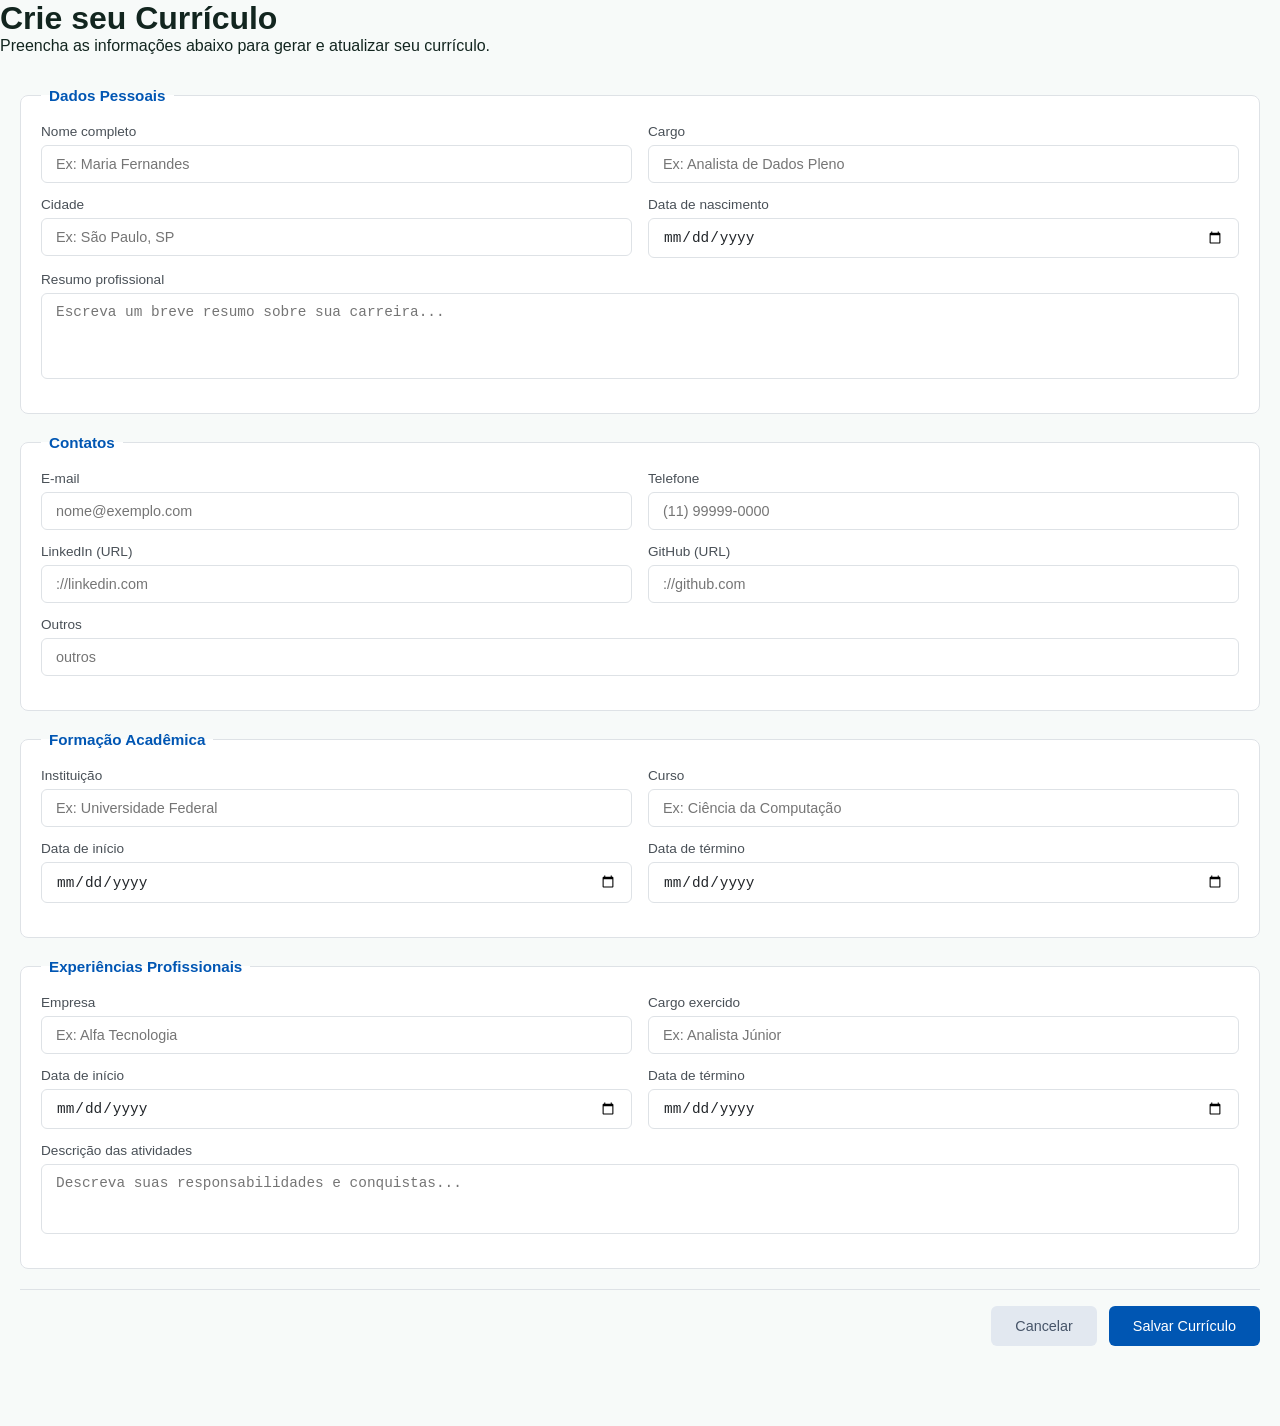
<file: index.html>
<!DOCTYPE html>
<html lang="pt-br">

<head>
    <meta charset="UTF-8">
    <meta name="viewport" content="width=device-width, initial-scale=1.0">
    <title>Formulário - Curriculo</title>
    <link rel="stylesheet" href="https://cdn.jsdelivr.net/npm/bootstrap-icons@1.11.3/font/bootstrap-icons.min.css">
    <link rel="stylesheet" href="css/global.css">
    <link rel="stylesheet" href="css/formulario.css">
</head>

<body>
    <header>
        <h1>Crie seu Currículo</h1>
        <p>Preencha as informações abaixo para gerar e atualizar seu currículo.</p>
    </header>
    <main>
        <form method="POST" action="curriculo.php" id="formCurriculo">

            <fieldset class="form-section">
                <legend>Dados Pessoais</legend>
                <div class="grid-2-col">
                    <div class="form-group">
                        <label for="nome">Nome completo</label>
                        <input type="text" id="nome" name="nome" placeholder="Ex: Maria Fernandes">
                    </div>
                    <div class="form-group">
                        <label for="cargo_pessoal">Cargo</label>
                        <input type="text" id="cargo_pessoal" name="cargo_pessoal"
                            placeholder="Ex: Analista de Dados Pleno">
                    </div>
                </div>
                <div class="grid-2-col">
                    <div class="form-group">
                        <label for="cidade">Cidade</label>
                        <input type="text" id="cidade" name="cidade" placeholder="Ex: São Paulo, SP">
                    </div>
                    <div class="form-group">
                        <label for="data_nascimento">Data de nascimento</label>
                        <input type="date" id="data_nascimento" name="data_nascimento">
                    </div>
                </div>
                <div class="form-group">
                    <label for="resumo">Resumo profissional</label>
                    <textarea id="resumo" name="resumo" rows="4"
                        placeholder="Escreva um breve resumo sobre sua carreira..."></textarea>
                </div>
            </fieldset>

            <fieldset class="form-section">
                <legend>Contatos</legend>
                <div class="grid-2-col">
                    <div class="form-group">
                        <label for="email">E-mail</label>
                        <input type="email" id="email" name="email" placeholder="nome@exemplo.com">
                    </div>
                    <div class="form-group">
                        <label for="telefone">Telefone</label>
                        <input type="tel" id="telefone" name="telefone" placeholder="(11) 99999-0000">
                    </div>
                </div>
                <div class="grid-2-col">
                    <div class="form-group">
                        <label for="linkedin">LinkedIn (URL)</label>
                        <input type="url" id="linkedin" name="linkedin" placeholder="://linkedin.com">
                    </div>
                    <div class="url">
                        <div class="form-group">
                            <label for="github">GitHub (URL)</label>
                            <input type="url" id="github" name="github" placeholder="://github.com">
                        </div>
                    </div>
                </div>
                <div class="grid-3-col">
                    <div class="form-group">
                        <label for="outros">Outros</label>
                        <input type="text" id="outros" name="outros" placeholder="outros">
                    </div>
                </div>
            </fieldset>

            <fieldset class="form-section">
                <legend>Formação Acadêmica</legend>
                <div class="grid-2-col">
                    <div class="form-group">
                        <label for="instituicao">Instituição</label>
                        <input type="text" id="instituicao" name="instituicao" placeholder="Ex: Universidade Federal">
                    </div>
                    <div class="form-group">
                        <label for="curso">Curso</label>
                        <input type="text" id="curso" name="curso" placeholder="Ex: Ciência da Computação">
                    </div>
                </div>
                <div class="grid-2-col">
                    <div class="form-group">
                        <label for="edu_inicio">Data de início</label>
                        <input type="date" id="edu_inicio" name="edu_inicio">
                    </div>
                    <div class="form-group">
                        <label for="edu_fim">Data de término</label>
                        <input type="date" id="edu_fim" name="edu_fim">
                    </div>
                </div>
            </fieldset>

            <fieldset class="form-section">
                <legend>Experiências Profissionais</legend>
                <div class="grid-2-col">
                    <div class="form-group">
                        <label for="empresa">Empresa</label>
                        <input type="text" id="empresa" name="empresa" placeholder="Ex: Alfa Tecnologia">
                    </div>
                    <div class="form-group">
                        <label for="cargo_exp">Cargo exercido</label>
                        <input type="text" id="cargo_exp" name="cargo_exp" placeholder="Ex: Analista Júnior">
                    </div>
                </div>
                <div class="grid-2-col">
                    <div class="form-group">
                        <label for="exp_inicio">Data de início</label>
                        <input type="date" id="exp_inicio" name="exp_inicio">
                    </div>
                    <div class="form-group">
                        <label for="exp_fim">Data de término</label>
                        <input type="date" id="exp_fim" name="exp_fim">
                    </div>
                </div>
                <div class="form-group">
                    <label for="descricao_exp">Descrição das atividades</label>
                    <textarea id="descricao_exp" name="descricao_exp" rows="3"
                        placeholder="Descreva suas responsabilidades e conquistas..."></textarea>
                </div>
            </fieldset>

            <div class="popup-actions">
                <button type="button" id="btnCancelar" class="btn-secondary">Cancelar</button>
                <button type="submit" class="btn-primary">Salvar Currículo</button>
            </div>
        </form>
    </main>
</body>

</html>
</file>
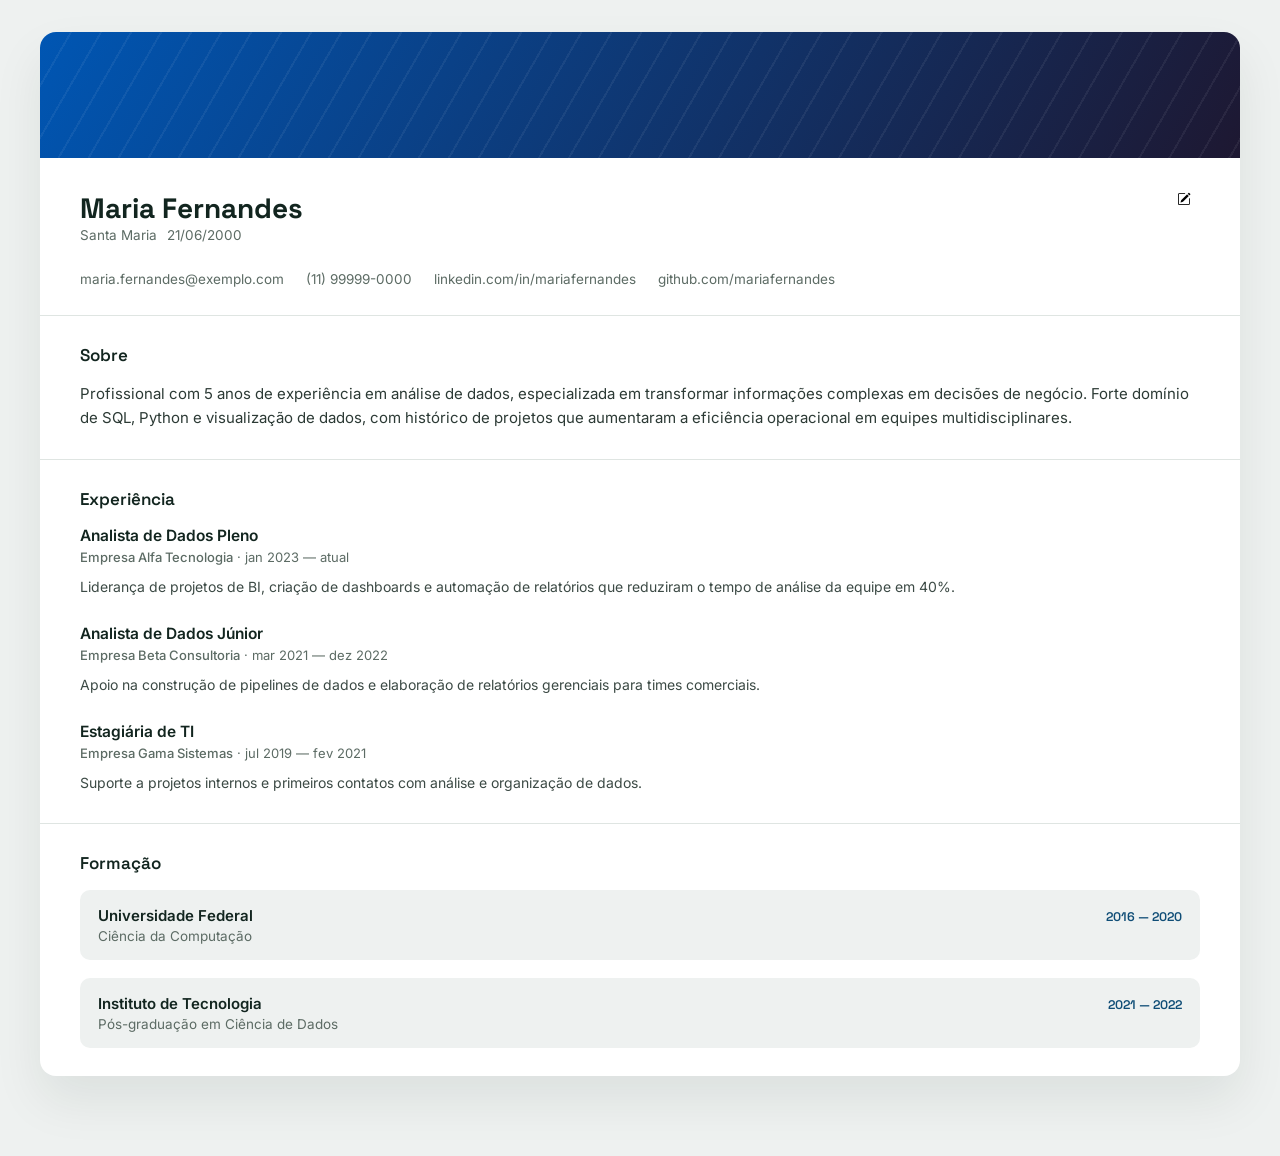
<file: curriculo.html>
<!DOCTYPE html>
<html lang="pt-BR">

<head>
  <meta charset="UTF-8">
  <meta name="viewport" content="width=device-width, initial-scale=1.0">
  <title>Perfil profissional</title>
  <link rel="preconnect" href="https://fonts.googleapis.com">
  <link rel="stylesheet"
    href="https://fonts.googleapis.com/css2?family=Space+Grotesk:wght@500;600;700&family=Inter:wght@400;500;600&display=swap">
  <link rel="stylesheet" href="css/style.css">
  <link rel="stylesheet" href="css/global.css">
  <link rel="stylesheet" href="https://cdn.jsdelivr.net/npm/bootstrap-icons@1.11.3/font/bootstrap-icons.min.css">
</head>

<body>
  <main>
    <div class="banner"></div>

    <div class="header">
      <div class="name-row">
        <div class="info-principais">
          <h1>Maria Fernandes</h1>
          <div class="mais-detalhes">
            <p>Santa Maria</p>
            <p>21/06/2000</p>
          </div>
        </div>
        <div class="perfil-acoes">
          <button class="btn-edit" id="abrirPop"><i class="bi bi-pencil-square"></i></button>
        </div>
      </div>

      <div class="contatos">
        <span>maria.fernandes@exemplo.com</span>
        <span>(11) 99999-0000</span>
        <span>linkedin.com/in/mariafernandes</span>
        <span>github.com/mariafernandes</span>
      </div>
    </div>

    <section class="about">
      <h2>Sobre</h2>
      <p>Profissional com 5 anos de experiência em análise de dados, especializada em transformar
        informações complexas em decisões de negócio. Forte domínio de SQL, Python e visualização de
        dados, com histórico de projetos que aumentaram a eficiência operacional em equipes multidisciplinares.</p>
    </section>

    <section>
      <h2>Experiência</h2>
      <div class="linha-tempo">

        <div class="entre">
          <div class="entre-body">
            <h3>Analista de Dados Pleno</h3>
            <p class="meta"><strong>Empresa Alfa Tecnologia</strong> · jan 2023 — atual</p>
            <p>Liderança de projetos de BI, criação de dashboards e automação de relatórios que
              reduziram o tempo de análise da equipe em 40%.</p>
          </div>
        </div>

        <div class="entre">
          <div class="entre-body">
            <h3>Analista de Dados Júnior</h3>
            <p class="meta"><strong>Empresa Beta Consultoria</strong> · mar 2021 — dez 2022</p>
            <p>Apoio na construção de pipelines de dados e elaboração de relatórios gerenciais
              para times comerciais.</p>
          </div>
        </div>

        <div class="entre">
          <div class="entre-body">
            <h3>Estagiária de TI</h3>
            <p class="meta"><strong>Empresa Gama Sistemas</strong> · jul 2019 — fev 2021</p>
            <p>Suporte a projetos internos e primeiros contatos com análise e organização de dados.</p>
          </div>
        </div>

      </div>
    </section>

    <section>
      <h2>Formação</h2>
      <div class="formacao-list">

        <div class="edu-card">
          <div>
            <h3>Universidade Federal</h3>
            <p class="curso">Ciência da Computação</p>
          </div>
          <span class="periodo">2016 — 2020</span>
        </div>

        <div class="edu-card">
          <div>
            <h3>Instituto de Tecnologia</h3>
            <p class="curso">Pós-graduação em Ciência de Dados</p>
          </div>
          <span class="periodo">2021 — 2022</span>
        </div>

      </div>
    </section>
  </main>

  <div id="overlayPopup" class="popup-overlay escondido">

    <div class="popup-content">

      <div class="popup-header">
        <h2>Editar Informações do Currículo</h2>
        <button id="fecharPop" type="button" class="btn-close-pop" aria-label="Fechar">&times;</button>
      </div>

      <div class="popup-body">
        <form method="POST" action="curriculo.php" id="formCurriculo">

          <fieldset class="form-section">
            <legend>Dados Pessoais</legend>
            <div class="grid-2-col">
              <div class="form-group">
                <label for="nome">Nome completo</label>
                <input type="text" id="nome" name="nome" placeholder="Ex: Maria Fernandes">
              </div>
              <div class="form-group">
                <label for="cargo_pessoal">Cargo</label>
                <input type="text" id="cargo_pessoal" name="cargo_pessoal" 
                  placeholder="Ex: Analista de Dados Pleno">
              </div>
            </div>
            <div class="grid-2-col">
              <div class="form-group">
                <label for="cidade">Cidade</label>
                <input type="text" id="cidade" name="cidade" placeholder="Ex: São Paulo, SP">
              </div>
              <div class="form-group">
                <label for="data_nascimento">Data de nascimento</label>
                <input type="date" id="data_nascimento" name="data_nascimento">
              </div>
            </div>
            <div class="form-group">
              <label for="resumo">Resumo profissional</label>
              <textarea id="resumo" name="resumo" rows="4"
                placeholder="Escreva um breve resumo sobre sua carreira..."></textarea>
            </div>
          </fieldset>

          <fieldset class="form-section">
            <legend>Contatos</legend>
            <div class="grid-2-col">
              <div class="form-group">
                <label for="email">E-mail</label>
                <input type="email" id="email" name="email" placeholder="nome@exemplo.com">
              </div>
              <div class="form-group">
                <label for="telefone">Telefone</label>
                <input type="tel" id="telefone" name="telefone" placeholder="(11) 99999-0000">
              </div>
            </div>
            <div class="grid-2-col">
              <div class="form-group">
                <label for="linkedin">LinkedIn (URL)</label>
                <input type="url" id="linkedin" name="linkedin" placeholder="://linkedin.com">
              </div>
              <div class="url">
                <div class="form-group">
                  <label for="github">GitHub (URL)</label>
                  <input type="url" id="github" name="github" placeholder="://github.com">
                </div>
              </div>
            </div>
            <div class="grid-3-col">
              <div class="form-group">
                <label for="outros">Outros</label>
                <input type="text" id="outros" name="outros" placeholder="outros">
              </div>
            </div>
          </fieldset>

          <fieldset class="form-section">
            <legend>Formação Acadêmica</legend>
            <div class="grid-2-col">
              <div class="form-group">
                <label for="instituicao">Instituição</label>
                <input type="text" id="instituicao" name="instituicao" placeholder="Ex: Universidade Federal">
              </div>
              <div class="form-group">
                <label for="curso">Curso</label>
                <input type="text" id="curso" name="curso" placeholder="Ex: Ciência da Computação">
              </div>
            </div>
            <div class="grid-2-col">
              <div class="form-group">
                <label for="edu_inicio">Data de início</label>
                <input type="date" id="edu_inicio" name="edu_inicio">
              </div>
              <div class="form-group">
                <label for="edu_fim">Data de término</label>
                <input type="date" id="edu_fim" name="edu_fim">
              </div>
            </div>
          </fieldset>

          <fieldset class="form-section">
            <legend>Experiências Profissionais</legend>
            <div class="grid-2-col">
              <div class="form-group">
                <label for="empresa">Empresa</label>
                <input type="text" id="empresa" name="empresa" placeholder="Ex: Alfa Tecnologia">
              </div>
              <div class="form-group">
                <label for="cargo_exp">Cargo exercido</label>
                <input type="text" id="cargo_exp" name="cargo_exp" placeholder="Ex: Analista Júnior">
              </div>
            </div>
            <div class="grid-2-col">
              <div class="form-group">
                <label for="exp_inicio">Data de início</label>
                <input type="date" id="exp_inicio" name="exp_inicio">
              </div>
              <div class="form-group">
                <label for="exp_fim">Data de término</label>
                <input type="date" id="exp_fim" name="exp_fim">
              </div>
            </div>
            <div class="form-group">
              <label for="descricao_exp">Descrição das atividades</label>
              <textarea id="descricao_exp" name="descricao_exp" rows="3"
                placeholder="Descreva suas responsabilidades e conquistas..."></textarea>
            </div>
          </fieldset>

          <div class="popup-actions">
            <button type="button" id="btnCancelar" class="btn-secondary">Cancelar</button>
            <button type="submit" class="btn-primary">Salvar Currículo</button>
          </div>
        </form>
      </div>

    </div>
  </div>


  <script>
    const overlayPopup = document.getElementById('overlayPopup');
    const btnAbrir = document.getElementById('abrirPop');
    const btnFechar = document.getElementById('fecharPop');
    const btnCancelar = document.getElementById('btnCancelar');

    const abrirModal = () => {
      overlayPopup.classList.remove('escondido');
      document.body.style.overflow = 'hidden'; 
    };

    const fecharModal = () => {
      overlayPopup.classList.add('escondido');
      document.body.style.overflow = ''; 
    };

    if (btnAbrir) btnAbrir.addEventListener('click', abrirModal);
    btnFechar.addEventListener('click', fecharModal);
    btnCancelar.addEventListener('click', fecharModal);

  </script>
</body>

</html>
</file>
<file: css/global.css>
:root {
    --bg: #eef1f0;
    --surface: #ffffff;
    --letra: #12251f;
    --detalhes-txt: #5c6b64;
    --line: #dfe5e2;
    --accent: #0f4d76;
    --accent-soft: #eef5f475;
    --gold: #c98a1f;
    --header: #f8fafb;
    --cor-fundo-modal: #ffffff;
    --cor-primaria: #0056b3;
    --cor-primaria-hover: #004085;
    --cor-cinza-claro: #f8f9fa;
    --cor-cinza-borda: #dee2e6;
    --cor-texto-principal: #212529;
    --cor-texto-mutado: #495057;
}
</file>
<file: css/formulario.css>
* {
  padding: 0;
  margin: 0;
  box-sizing: border-box;
}

body {
  font-family: "Inter", sans-serif;
  background: var(--accent-soft);
  color: var(--letra);
}

.header {
  padding: 130px 30px 0;
}

.header h1 {
  color: #1e3a8a;
}

.header p {
  color: var(--detalhes-txt);
}

main {
  padding: 32px 20px 80px;
}

.form-principal {
  background: var(--surface);
  padding: 44px;
  border-radius: 15px;
  border: 1px solid var(--cor-cinza-borda);
}

.form-section {
  border: 1px solid var(--cor-cinza-borda);
  border-radius: 8px;
  background-color: #ffffff;
  padding: 20px;
  margin-bottom: 20px;
}

.form-section legend {
  font-weight: 600;
  font-size: 0.95rem;
  color: var(--cor-primaria);
  padding: 0 8px;
}

.form-section button:hover {
  background: var(--cor-primaria-hover);
}

.grid-2-col {
  display: grid;
  grid-template-columns: repeat(2, 1fr);
  gap: 16px;
}

.form-group {
  margin-bottom: 14px;
  display: flex;
  flex-direction: column;
}

.form-group label {
  font-size: 0.85rem;
  font-weight: 500;
  margin-bottom: 6px;
  color: var(--cor-texto-mutado);
}

.form-group input,
.form-group textarea {
  padding: 10px 14px;
  border: 1px solid var(--cor-cinza-borda);
  border-radius: 6px;
  font-size: 0.9rem;
  color: var(--cor-texto-principal);
  outline: none;
  transition:
    border-color 0.2s,
    box-shadow 0.2s;
  resize: none;
}

.form-group input:focus,
.form-group textarea:focus {
  border-color: var(--cor-primaria);
  box-shadow: 0 0 0 3px rgba(0, 86, 179, 0.15);
}

.popup-actions {
  display: flex;
  justify-content: flex-end;
  gap: 12px;
  margin-top: 10px;
  padding-top: 16px;
  border-top: 1px solid var(--cor-cinza-borda);
}

.popup-actions button {
  padding: 12px 24px;
  border-radius: 6px;
  font-weight: 500;
  font-size: 0.9rem;
  cursor: pointer;
  border: none;
  transition: background-color 0.2s;
}

.btn-secondary {
  background-color: #e2e8f0;
  color: #475569;
}

.btn-secondary:hover {
  background-color: #cbd5e1;
}

.btn-primary {
  background-color: var(--cor-primaria);
  color: #ffffff;
}

.btn-primary:hover {
  background-color: var(--cor-primaria-hover);
}

.popup-overlay {
  position: fixed;
  top: 0;
  left: 0;
  width: 100vw;
  height: 100vh;
  background-color: rgba(0, 0, 0, 0.5);
  backdrop-filter: blur(4px);
  display: flex;
  align-items: center;
  justify-content: center;
  z-index: 9999;
  opacity: 1;
  transition: opacity 0.3s ease;
}

.popup-overlay.escondido {
  opacity: 0;
  pointer-events: none;
}
</file>
<file: css/style.css>
* {
    box-sizing: border-box;
}

body {
    margin: 0;
    background: var(--bg);
    color: var(--letra);
    font-family: 'Inter', sans-serif;
    padding: 32px 20px 80px;
}

main {
    max-width: 1200px;
    margin: 0 auto;
    background: var(--surface);
    border-radius: 16px;
    overflow: hidden;
    box-shadow: 0 24px 50px rgba(18, 37, 31, 0.08);
}

.perfil-acoes {
    max-width: 850px;
    display: flex;
    justify-content: flex-end;
    padding: 5px;
    gap: 10px;
    color: var(--accent);
}

.btn-edit {
    border: none;
    padding: 5px;
    background: transparent;
}

.btn-edit:hover {
    border: 1px solid var(--accent);
    border-radius: 6px;
    background: var(--accent);
    color: var(--bg);
}

.banner {
    height: 14vh;
    position: relative;
    background:
        repeating-linear-gradient(120deg, rgba(255, 255, 255, 0.06) 0 2px, transparent 2px 26px),
        linear-gradient(120deg, var(--cor-primaria) 0%, #1a142efb 100%);
    padding: 10px;
}

.header {
    padding: 0 40px 28px;
    position: relative;
}

.name-row {
    display: flex;
    justify-content: space-between;
    align-items: flex-start;
    gap: 20px;
    margin-top: 24px;
    flex-wrap: wrap;
}

.name-row h1 {
    font-family: 'Space Grotesk', sans-serif;
    font-size: 28px;
    font-weight: 700;
    margin-bottom: 4px;
}

.info-principais {
    display: flex;
    flex-direction: column;
    line-height: .5;
}

.mais-detalhes {
    color: var(--detalhes-txt);
    font-size: 13.5px;
    display: flex;
    gap: 10px;
}

.cargo {
    font-size: 15.5px;
    color: var(--detalhes-txt);
    margin: 0 0 10px;
}

.header-main {
    display: flex;
    justify-content: space-between;
}

.cargo {
    color: var(--txt);
}

.contatos {
    display: flex;
    flex-wrap: wrap;
    gap: 10px 22px;
    margin-top: 18px;
    font-size: 13.5px;
    color: var(--detalhes-txt);
}

.contatos span {
    display: flex;
    align-items: center;
    gap: 6px;
}

section {
    padding: 28px 40px;
    border-top: 1px solid var(--line);
}

section h2 {
    font-family: 'Space Grotesk', sans-serif;
    font-size: 17px;
    font-weight: 600;
    margin: 0 0 16px;
}

.about p {
    margin: 0;
    font-size: 15px;
    line-height: 1.65;
    color: #2c3a35;
}

.linha-tempo {
    display: flex;
    flex-direction: column;
    gap: 26px;
}

.entre {
    display: flex;
    gap: 18px;
}

.entre-body h3 {
    font-size: 15.5px;
    font-weight: 600;
    margin: 0 0 2px;
}

.entre-body .meta {
    font-size: 13px;
    color: var(--detalhes-txt);
    margin: 0 0 8px;
}

.entre-body .meta strong {
    color: var(--ink);
    font-weight: 500;
}

.entre-body p {
    margin: 0;
    font-size: 14px;
    line-height: 1.6;
    color: #3c4a45;
}

.formacao-list {
    display: flex;
    flex-direction: column;
    gap: 18px;
}

.edu-card {
    display: flex;
    justify-content: space-between;
    align-items: baseline;
    gap: 16px;
    flex-wrap: wrap;
    padding: 16px 18px;
    background: var(--bg);
    border-radius: 10px;
}

.edu-card h3 {
    font-size: 15px;
    font-weight: 600;
    margin: 0 0 3px;
}

.edu-card .curso {
    font-size: 13.5px;
    color: var(--detalhes-txt);
    margin: 0;
}

.edu-card .periodo {
    font-family: 'Space Grotesk', sans-serif;
    font-size: 12.5px;
    color: var(--accent);
    font-weight: 600;
    white-space: nowrap;
}

.popup-overlay {
    position: fixed;
    top: 0;
    left: 0;
    width: 100vw;
    height: 100vh;
    background-color: rgba(0, 0, 0, 0.5);
    backdrop-filter: blur(4px);
    display: flex;
    align-items: center;
    justify-content: center;
    z-index: 9999;
    opacity: 1;
    transition: opacity 0.3s ease;
}

.popup-overlay.escondido {
    opacity: 0;
    pointer-events: none;
}

.popup-content {
    background-color: var(--cor-fundo-modal);
    width: 92%;
    max-width: 700px;
    max-height: 85vh;
    border-radius: 12px;
    box-shadow: 0 10px 30px rgba(0, 0, 0, 0.15);
    display: flex;
    flex-direction: column;
    overflow: hidden;
    transform: scale(1);
    transition: transform 0.3s cubic-bezier(0.34, 1.56, 0.64, 1);
}

.popup-overlay.escondido .popup-content {
    transform: scale(0.9);
}

.popup-header {
    display: flex;
    justify-content: space-between;
    align-items: center;
    padding: 18px 24px;
    border-bottom: 1px solid var(--cor-cinza-borda);
    background-color: #ffffff;
}

.popup-header h2 {
    margin: 0;
    font-size: 1.25rem;
    color: var(--cor-texto-principal);
    font-weight: 600;
}

.btn-close-pop {
    background: none;
    border: none;
    font-size: 1.75rem;
    cursor: pointer;
    color: #adb5bd;
    line-height: 1;
    transition: color 0.2s;
}

.btn-close-pop:hover {
    color: #495057;
}

.popup-body {
    padding: 24px;
    overflow-y: auto;
    background-color: var(--cor-cinza-claro);
}

.form-section {
    border: 1px solid var(--cor-cinza-borda);
    border-radius: 8px;
    background-color: #ffffff;
    padding: 20px;
    margin-bottom: 20px;
}

.form-section legend {
    font-weight: 600;
    font-size: 0.95rem;
    color: var(--cor-primaria);
    padding: 0 8px;
}

.grid-2 {
    display: grid;
    grid-template-columns: repeat(2, 1fr);
    gap: 16px;
}

.form-group {
    margin-bottom: 14px;
    display: flex;
    flex-direction: column;
}

.form-group label {
    font-size: 0.85rem;
    font-weight: 500;
    margin-bottom: 6px;
    color: var(--cor-texto-mutado);
}

.form-group input,
.form-group textarea {
    padding: 10px 14px;
    border: 1px solid var(--cor-cinza-borda);
    border-radius: 6px;
    font-size: 0.9rem;
    color: var(--cor-texto-principal);
    outline: none;
    transition: border-color 0.2s, box-shadow 0.2s;
    resize: none;
}

.form-group input:focus,
.form-group textarea:focus {
    border-color: var(--cor-primaria);
    box-shadow: 0 0 0 3px rgba(0, 86, 179, 0.15);
}

.popup-actions {
    display: flex;
    justify-content: flex-end;
    gap: 12px;
    margin-top: 10px;
    padding-top: 16px;
    border-top: 1px solid var(--cor-cinza-borda);
}

.popup-actions button {
    padding: 12px 24px;
    border-radius: 6px;
    font-weight: 500;
    font-size: 0.9rem;
    cursor: pointer;
    border: none;
    transition: background-color 0.2s;
}

.btn-secondary {
    background-color: #e2e8f0;
    color: #475569;
}

.btn-secondary:hover {
    background-color: #cbd5e1;
}

.btn-primary {
    background-color: var(--cor-primaria);
    color: #ffffff;
}

.btn-primary:hover {
    background-color: var(--cor-primaria-hover);
}
</file>
